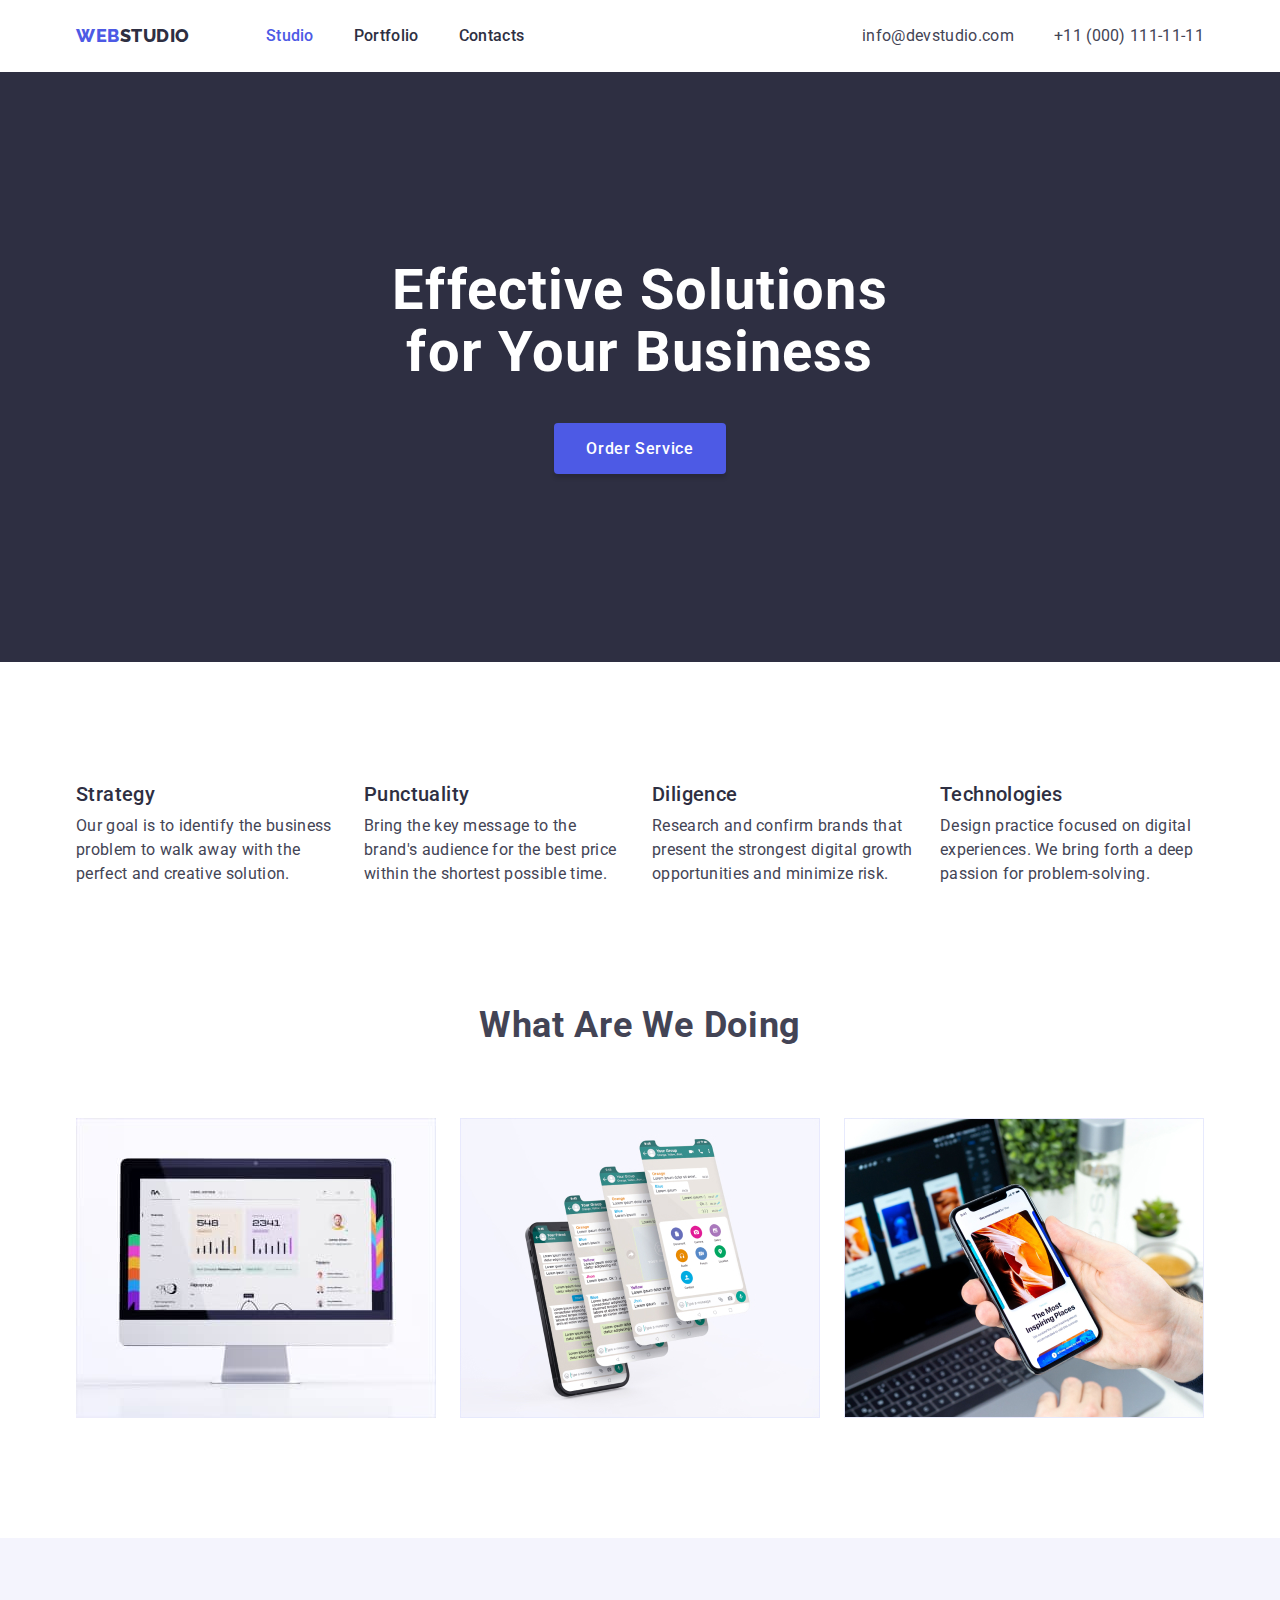
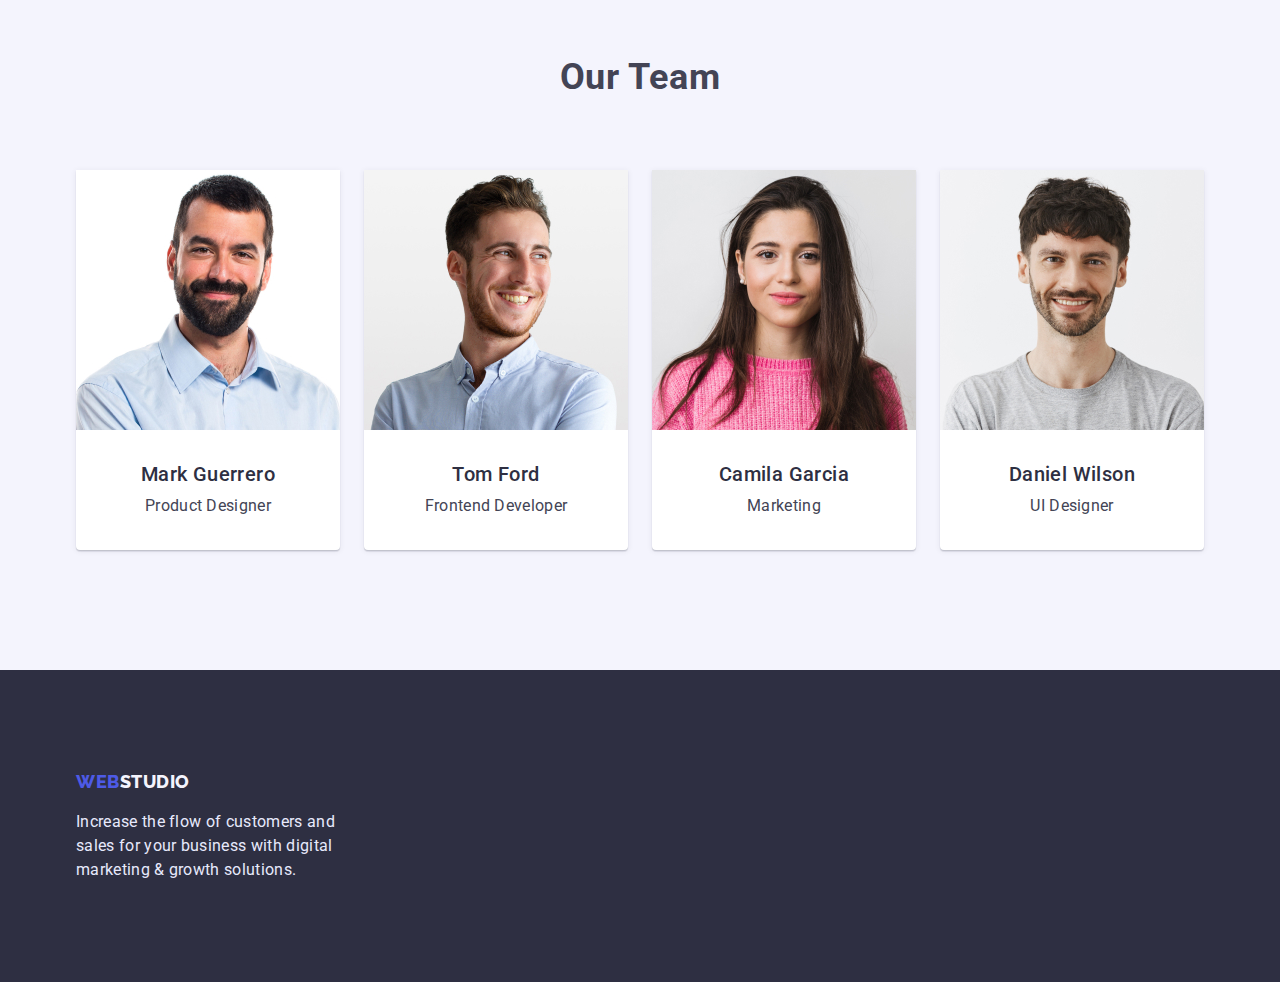
<file: index.html>
<!DOCTYPE html>
<html lang="en">
  <head>
    <meta charset="UTF-8" />
    <meta http-equiv="X-UA-Compatible" content="IE=edge" />
    <meta name="viewport" content="width=device-width, initial-scale=1.0" />
    <title>Web Studio</title>
    <link rel="preconnect" href="https://fonts.googleapis.com" />
    <link rel="preconnect" href="https://fonts.gstatic.com" crossorigin />
    <link
      href="https://fonts.googleapis.com/css2?family=Raleway:wght@800&family=Roboto:wght@400;500;700;900&display=swap"
      rel="stylesheet"
    />
    <!-- modern-normalize -->
    <link
      rel="stylesheet"
      href="https://cdnjs.cloudflare.com/ajax/libs/modern-normalize/1.0.0/modern-normalize.min.css"
    />

    <!-- customs-styles -->
    <link rel="stylesheet" href="./css/styles.css" />
  </head>

  <body>
    <header class="page-header">
      <div class="container-navigation container">
        <!--Navigation-->
        <nav class="navigation">
          <a href="index.html" class="link logo-dark">
            <span class="logo-web">WEB</span>STUDIO</a
          >
          <ul class="list menu">
            <li class="menu-item">
              <a class="menu-link link current" href="index.html">Studio</a>
            </li>
            <li class="menu-item">
              <a class="menu-link link" href="portfolio.html">Portfolio</a>
            </li>
            <li class="menu-item">
              <a class="menu-link link" href="">Contacts</a>
            </li>
          </ul>
        </nav>

        <!--Contact-->
        <div class="contact">
          <a class="link contact-link" href="mailto:info@devstudio.com"
            >info@devstudio.com</a
          >
          <a class="link contact-link" href="tel:+110001111111"
            >+11 (000) 111-11-11</a
          >
        </div>
      </div>
    </header>
    <main>
      <!--Section-->
      <section class="hero">
        <div class="container">
          <h1 class="hero-title">Effective Solutions for Your Business</h1>
          <button type="button" class="hero-btn">Order Service</button>
        </div>
      </section>

      <!--Section1-->
      <section class="section">
        <h2 class="visually-hidden">our features</h2>
        <div class="container">
          <ul class="list features-list">
            <li class="features-item">
              <h3 class="features">Strategy</h3>
              <p class="features-text">
                Our goal is to identify the business problem to walk away with
                the perfect and creative solution.
              </p>
            </li>
            <li class="features-item">
              <h3 class="features">Punctuality</h3>
              <p class="features-text">
                Bring the key message to the brand's audience for the best price
                within the shortest possible time.
              </p>
            </li>
            <li class="features-item">
              <h3 class="features">Diligence</h3>
              <p class="features-text">
                Research and confirm brands that present the strongest digital
                growth opportunities and minimize risk.
              </p>
            </li>
            <li class="features-item">
              <h3 class="features">Technologies</h3>
              <p class="features-text">
                Design practice focused on digital experiences. We bring forth a
                deep passion for problem-solving.
              </p>
            </li>
          </ul>
        </div>
      </section>
      <!--Section2-->
      <section class="task section">
        <div class="container">
          <h2 class="section-title">What are we doing</h2>
          <ul class="list list-task">
            <li class="task-img">
              <img src="img/section2_img1.jpg" width="360" alt="monitor" />
            </li>
            <li class="task-img">
              <img src="img/section2_img2.jpg" width="360" alt="phone tabs" />
            </li>
            <li class="task-img">
              <img
                src="img/section2_img3.jpg"
                width="360"
                alt="the phone on the background of the laptop"
              />
            </li>
          </ul>
        </div>
      </section>
      <!--Section3-->
      <section class="team section">
        <div class="container">
          <h2 class="our-team section-title">Our Team</h2>
          <ul class="list team-list">
            <!--Team card 1-->
            <li class="team-item">
              <img
                class="team-img"
                src="img/section3_img1.jpg"
                width="264"
                alt="Mark Guerrero"
              />
              <div class="team-wrapper">
                <h3 class="team-name">Mark Guerrero</h3>
                <p class="team-specialty">Product Designer</p>
              </div>
            </li>
            <!--Team card 2-->
            <li class="team-item">
              <img
                class="team-img"
                src="img/section3_img2.jpg"
                width="264"
                alt="Tom Ford"
              />
              <div class="team-wrapper">
                <h3 class="team-name">Tom Ford</h3>
                <p class="team-specialty">Frontend Developer</p>
              </div>
            </li>
            <!--Team card 3-->
            <li class="team-item">
              <img
                class="team-img"
                src="img/section3_img3.jpg"
                width="264"
                alt="Camila Garcia"
              />
              <div class="team-wrapper">
                <h3 class="team-name">Camila Garcia</h3>
                <p class="team-specialty">Marketing</p>
              </div>
            </li>
            <!--Team card 4-->
            <li class="team-item">
              <img
                class="team-img"
                src="img/section3_img4.jpg"
                width="264"
                alt="Daniel Wilson"
              />
              <div class="team-wrapper">
                <h3 class="team-name">Daniel Wilson</h3>
                <p class="team-specialty">UI Designer</p>
              </div>
            </li>
          </ul>
        </div>
      </section>
    </main>
    <!--Footer-->

    <footer class="footer-background">
      <div class="container">
        <a href="index.html" class="link logo-light">
          <span class="logo-web">WEB</span>STUDIO</a
        >
        <p class="footer-text">
          Increase the flow of customers and sales for your business with
          digital marketing & growth solutions.
        </p>
      </div>
    </footer>
  </body>
</html>
</file>
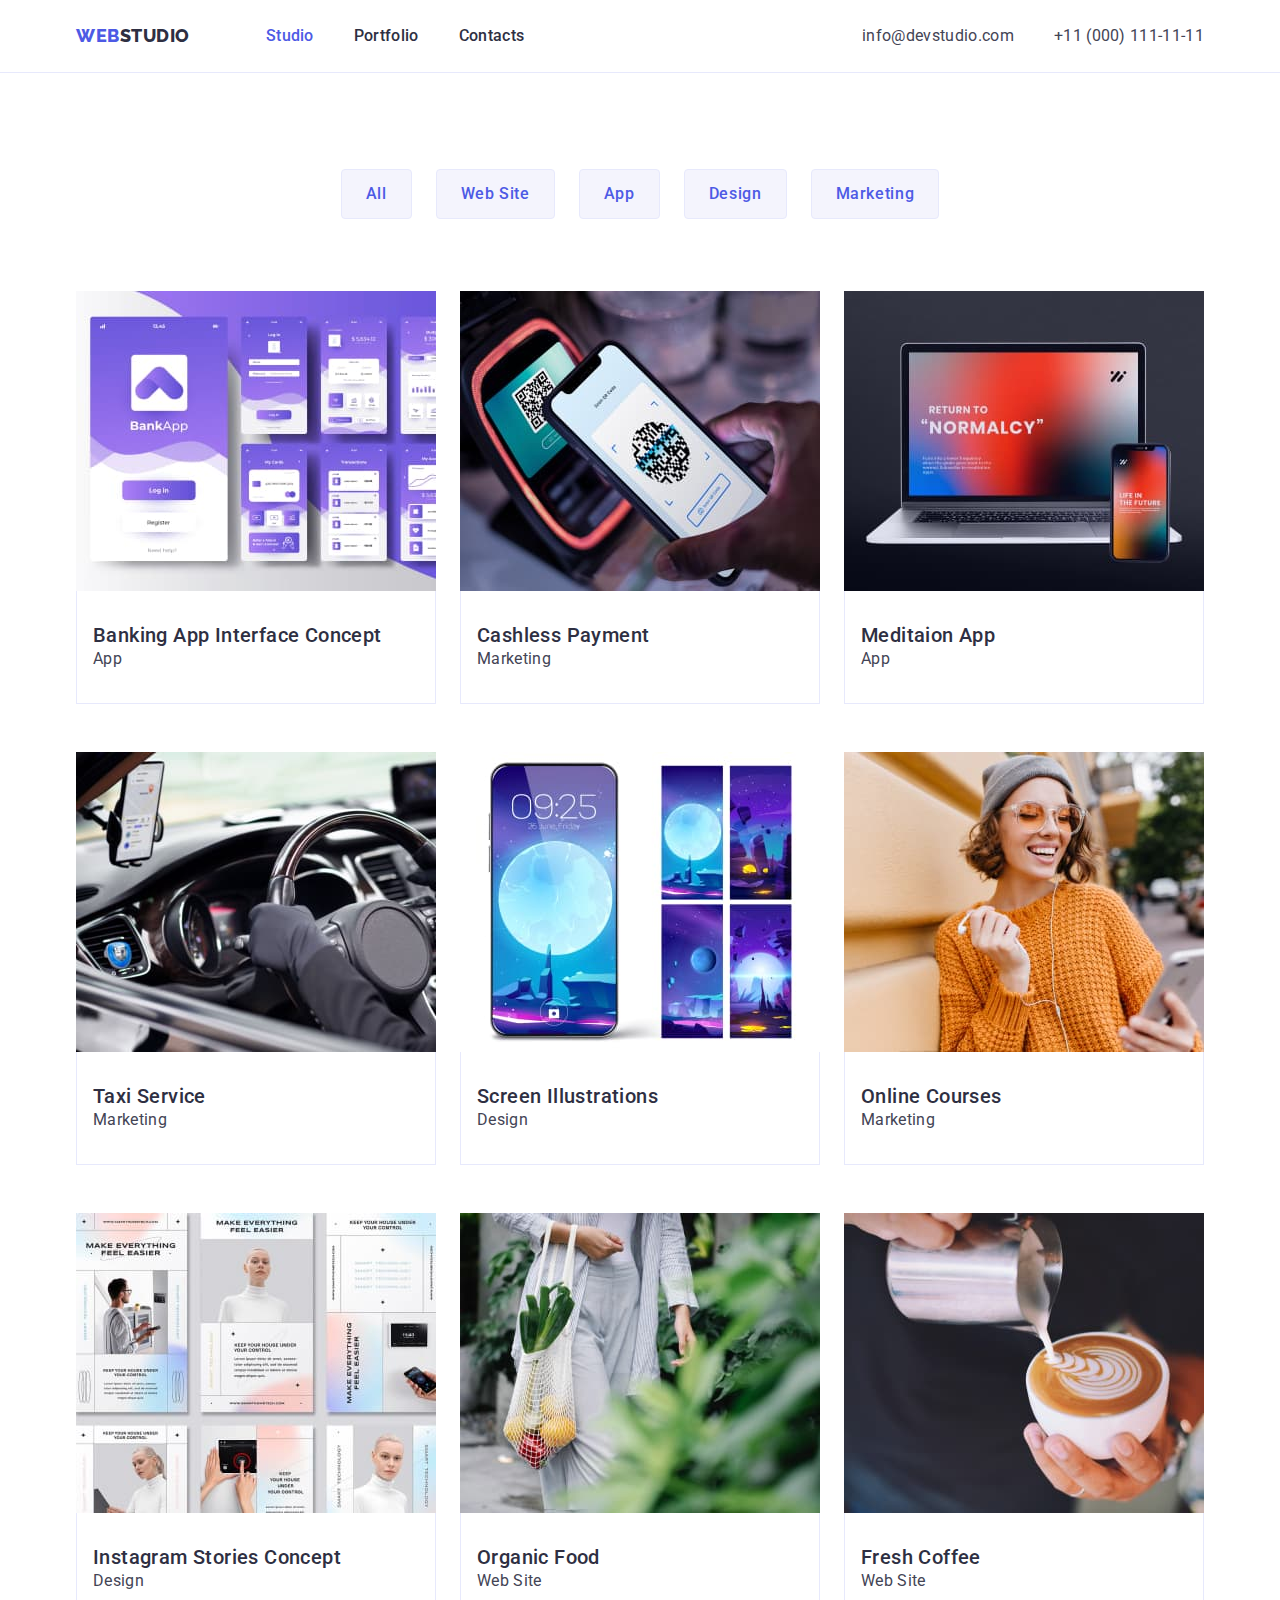
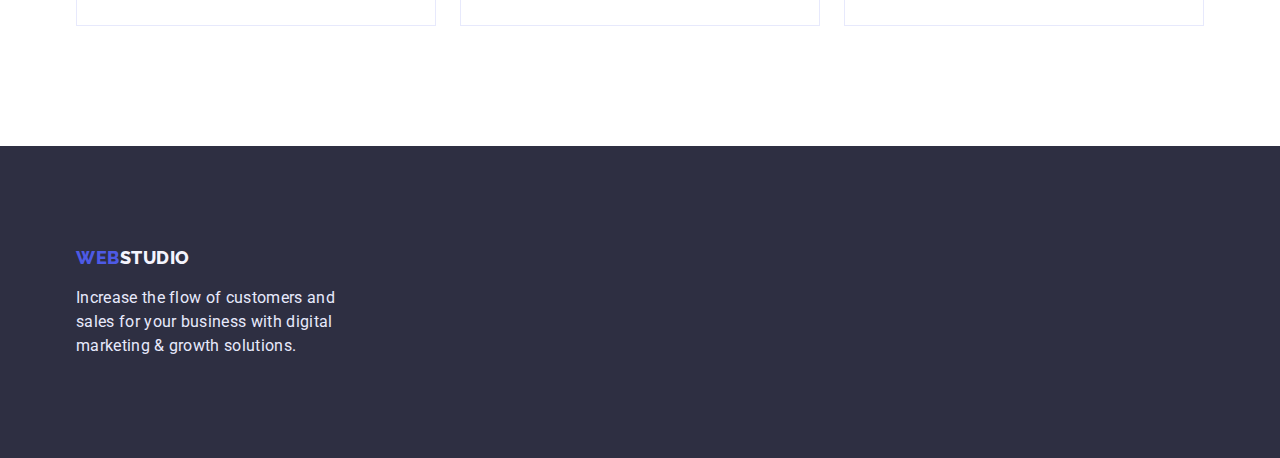
<file: portfolio.html>
<!DOCTYPE html>
<html lang="en">
  <head>
    <meta charset="UTF-8" />
    <meta http-equiv="X-UA-Compatible" content="IE=edge" />
    <meta name="viewport" content="width=device-width, initial-scale=1.0" />
    <title>Web Studio</title>
    <link rel="preconnect" href="https://fonts.googleapis.com" />
    <link rel="preconnect" href="https://fonts.gstatic.com" crossorigin />
    <link
      href="https://fonts.googleapis.com/css2?family=Raleway:wght@800&family=Roboto:wght@400;500;700;900&display=swap"
      rel="stylesheet"
    />
    <!-- modern-normalize -->
    <link
      rel="stylesheet"
      href="https://cdnjs.cloudflare.com/ajax/libs/modern-normalize/1.0.0/modern-normalize.min.css"
    />

    <!-- customs-styles -->
    <link rel="stylesheet" href="./css/styles.css" />
  </head>

  <body>
    <header class="header-navigation">
      <!--Navigation-->
      <div class="container-navigation container">
        <!--Navigation-->
        <nav class="navigation">
          <a href="index.html" class="link logo-dark">
            <span class="logo-web">WEB</span>STUDIO</a
          >
          <ul class="list menu">
            <li class="menu-item">
              <a class="menu-link link current" href="index.html">Studio</a>
            </li>
            <li class="menu-item">
              <a class="menu-link link" href="portfolio.html">Portfolio</a>
            </li>
            <li class="menu-item">
              <a class="menu-link link" href="">Contacts</a>
            </li>
          </ul>
        </nav>

        <!--Contact-->
        <div class="contact">
          <a class="link contact-link" href="mailto:info@devstudio.com"
            >info@devstudio.com</a
          >
          <a class="link contact-link" href="tel:+110001111111"
            >+11 (000) 111-11-11</a
          >
        </div>
      </div>
    </header>
    <main>
      <h1 class="visually-hidden">our projects</h1>
      <section class="section-portfolio">
        <!-- filter -->
        <div class="container">
          <ul class="list button-list">
            <li class="button-item">
              <button type="button" class="button-portfolio">All</button>
            </li>
            <li class="button-item">
              <button type="button" class="button-portfolio">Web Site</button>
            </li>
            <li class="button-item">
              <button type="button" class="button-portfolio">App</button>
            </li>
            <li class="button-item">
              <button type="button" class="button-portfolio">Design</button>
            </li>
            <li class="button-item">
              <button type="button" class="button-portfolio">Marketing</button>
            </li>
          </ul>

          <!-- finger -->

          <ul class="list works-list">
            <!-- rov 1 -->

            <li class="works-item">
              <img
                class="works-img"
                src="img/project_card1_img1.jpg"
                width="360"
                alt="banking concept"
              />
              <div class="works-wrapper">
                <h3 class="works-name">Banking App Interface Concept</h3>
                <p class="works-product">App</p>
              </div>
            </li>
            <li class="works-item">
              <img
                class="works-img"
                src="img/project_card1_img2.jpg"
                width="360"
                alt="cashless payment"
              />
              <div class="works-wrapper">
                <h3 class="works-name">Cashless Payment</h3>
                <p class="works-product">Marketing</p>
              </div>
            </li>
            <li class="works-item">
              <img
                class="works-img"
                src="img/project_card1_img3.jpg"
                width="360"
                alt="meditaion app"
              />
              <div class="works-wrapper">
                <h3 class="works-name">Meditaion App</h3>
                <p class="works-product">App</p>
              </div>
            </li>

            <!-- rov 2 -->

            <li class="works-item">
              <img
                class="works-img"
                src="img/project_card2_img1.jpg"
                width="360"
                alt="taxi service"
              />
              <div class="works-wrapper">
                <h3 class="works-name">Taxi Service</h3>
                <p class="works-product">Marketing</p>
              </div>
            </li>
            <li class="works-item">
              <img
                class="works-img"
                src="img/project_card2_img2.jpg"
                width="360"
                alt="screen illustrations"
              />
              <div class="works-wrapper">
                <h3 class="works-name">Screen Illustrations</h3>
                <p class="works-product">Design</p>
              </div>
            </li>
            <li class="works-item">
              <img
                class="works-img"
                src="img/project_card2_img3.jpg"
                width="360"
                alt="online courses"
              />
              <div class="works-wrapper">
                <h3 class="works-name">Online Courses</h3>
                <p class="works-product">Marketing</p>
              </div>
            </li>

            <!-- rov 3 -->

            <li class="works-item">
              <img
                class="works-img"
                src="img/project_card3_img1.jpg"
                width="360"
                alt="instagram concept"
              />
              <div class="works-wrapper">
                <h3 class="works-name">Instagram Stories Concept</h3>
                <p class="works-product">Design</p>
              </div>
            </li>
            <li class="works-item">
              <img
                class="works-img"
                src="img/project_card3_img2.jpg"
                width="360"
                alt="organic food"
              />
              <div class="works-wrapper">
                <h3 class="works-name">Organic Food</h3>
                <p class="works-product">Web Site</p>
              </div>
            </li>
            <li class="works-item">
              <img
                class="works-img"
                src="img/project_card3_img3.jpg"
                width="360"
                alt="fresh coffee"
              />
              <div class="works-wrapper">
                <h3 class="works-name">Fresh Coffee</h3>
                <p class="works-product">Web Site</p>
              </div>
            </li>
          </ul>
        </div>
      </section>
    </main>
    <!--Footer-->

    <footer class="footer-background">
      <div class="container">
        <a href="index.html" class="link logo-light">
          <span class="logo-web">WEB</span>STUDIO</a
        >

        <p class="footer-text">
          Increase the flow of customers and sales for your business with
          digital marketing & growth solutions.
        </p>
      </div>
    </footer>
  </body>
</html>
</file>
<file: css/styles.css>
/* Скасовуємо підкреслення у посилань */
  .link {
     text-decoration: none;
    }
 
    /* Прибираємо маркер */
  .list {
      list-style: none;
       }
:root{
    --primary-brand: #4D5AE5;
    --dark: #2E2F42;
    --success: #31D0AA;
    --text: #434455;
    --subtle-text: #8E8F99;
    --accent: #E7E9FC;
    --light: #F4F4FD;
    --button-aktive: #404bbf;
    --white-text-color: #ffffff;

    --main-font: Roboto, sans-serif;
    --secondary-font: Raleway, sans-serif;


}
body{
    font-family:var(--main-font);
    background-color:var(--white-text-color);
    color:var(--text);
    font-size: 16px;
    letter-spacing: 0.02em;

}
.visually-hidden {
    position: absolute;
    width: 1px;
    height: 1px;
    margin: -1px;
    border: 0;
    padding: 0;

    white-space: nowrap;
    clip-path: inset(100%);
    clip: rect(0 0 0 0);
    overflow: hidden;
}
h1,h2,h3,h4,p{
    margin-top: 0;
    margin-bottom: 0;
}
ul,ol{
    margin-top: 0;
    margin-bottom: 0;
    padding-left: 0;
    list-style: none;
}
img {
    display: block;
    max-width: 100%;
    height: auto;
}
 button{
    display: block;
    cursor: pointer;
    border: none;
 }
 .section{
    padding: 120px 0;
    
 }
.container{
    width: 1158px;
    margin-left: auto;
    margin-right: auto;
    padding-left: 15px;
    padding-right: 15px;
}
/* logo */
 .logo-web {
 
  color:var(--primary-brand);
}
.logo-dark {
        font-family:var(--secondary-font);
            font-weight: 800;
            font-size: 18px;
            line-height: 1.33;
            display: flex;
            align-items: center;
            letter-spacing: 0.03em;
            text-transform: uppercase;
    color:var(--dark);
margin-right: 76px;
padding-top: 24px;
padding-bottom: 24px;
}
.logo-dark:hover,
.logo-dark:focus{
    color:var(--primary-brand);
}
.logo-light {
        font-family:var(--secondary-font);
            font-weight: 800;
            font-size: 18px;
            line-height: 1.33;
            display: flex;
            align-items: center;
            letter-spacing: 0.03em;
            text-transform: uppercase;
    color:var(--light);

}
.logo-light:hover,
.logo-light:focus{
    color: var(--primary-brand);
}

.page-header {



}
 /* < !--Navigation--> */
 .container-navigation{
    display: flex;
    align-items: center;
     }
.header-navigation{
border-bottom: 1px solid #E7E9FC;
}


.navigation {
    display: flex;
    align-items: center;
    margin-right: auto;
}



.menu {
    font-weight: 500;
    font-size: 16px;
    line-height: 1.5;

    letter-spacing: 0.02em;

    color:var(--dark);
    display: flex;
    gap: 40px;}


.menu-item {
    display: inline-block; 
 


}



 .menu-link {
    display: block;
    padding-top: 24px;
    padding-bottom: 24px;
    font-weight: 500;
    font-size: 16px;
    line-height: 1.5;
    letter-spacing: 0.02em;

    color:var(--dark);}

.menu-link:hover,
.menu-link:focus { 

    color:var(--primary-brand);}
.current{
    color: var(--primary-brand);
}    
 

    
/* < !--Contact--> */
.contact{
    display: flex;
    align-items: center;
    gap: 40px;
}
.contact-link {
    font-weight: 400;
    font-size: 16px;
    line-height: 1.5;
    letter-spacing: 0.02em;
     color:var(--text); 
  padding-top: 24px;
  padding-bottom: 24px;
}

.contact-link:hover,
.contact-link:focus {

  color:var(--primary-brand);} 



.contact-phone-number {}
.contact-mail{}

/* < !--Section--> */
.hero{
    background-color:var(--dark);
    padding: 188px 0;
    text-align: center;
}
.hero-title {
    font-weight: 700;
    font-size: 56px;
    line-height: 1.1;
    width: 496px;
    margin-left: auto;
    margin-right: auto;
    
    

    text-align: center;
    letter-spacing: 0.02em;

    color:var(--white-text-color);}

   
    .hero-btn{
        font-family: inherit;
        margin-top: 40px;
        margin-left: auto;
        margin-right: auto;
        
        
        font-weight: 500;
            font-size: 16px;
            line-height: 1.2;
            display: flex;
            align-items: center;
            letter-spacing: 0.04em;
            color:var(--white-text-color);
            display: flex;
            

        flex-direction: row;
        align-items: flex-start;
         padding: 16px 32px; 
        gap: 10px;
        background-color:var(--primary-brand);
        box-shadow: 0px 4px 4px rgba(0, 0, 0, 0.15);
        border-radius: 4px;
    border: none;}
    .hero-btn:hover,
    .hero-btn:focus{
        background-color:var(--button-aktive);
        box-shadow: 0px 1px 6px rgba(46, 47, 66, 0.08), 0px 1px 1px rgba(46, 47, 66, 0.16), 0px 2px 1px rgba(46, 47, 66, 0.08);}
    .hero-btn:active{
        background-color:var(--button-aktive);
        box-shadow: 0px 4px 4px rgba(0, 0, 0, 0.15);}
         /* < !--Section1--> */
.features-list{
    display: flex;
    
    gap: 24px;
}
        
                 .features-item {}
        
                 .features {
                    font-weight: 500;
                    font-size: 20px;
                    line-height: 1.2;
                    letter-spacing: 0.02em;
                    color:var(--dark);}
        
                 .features-text {
                    margin-top: 8px;
                    font-weight: 400;
                    font-size: 16px;
                    line-height: 1.5;
                    letter-spacing: 0.02em;
                    color:var(--text);
                    width: 264px;}
        
                 .list-task {
                    display: flex;
                    flex-wrap: wrap;
                    gap: 24px;
                  
                 }
                .task{
                    padding-top: 0;
                


                }
                 .task-img {
                 }
        
                 .team {
                    background-color:var(--light);
                 }
                 .team-wrapper{
                    
                
                     padding-top: 32px; 
                      padding-bottom: 32px; 
                    
                    
                 }
        
                 .section-title {
                    font-weight: 700;
                    font-size: 36px;
                    line-height: 1.1;
                    text-align: center; 
                    letter-spacing: 0.02em;
                    text-transform: capitalize;
                 
                margin-bottom:  72px;
                }
                .team-list{
                display: flex;
                gap: 24px;
                
               

                }
                 .team-item {
                    background-color: #FFFFFF;
                        box-shadow: 0px 1px 6px rgba(46, 47, 66, 0.08), 0px 1px 1px rgba(46, 47, 66, 0.16), 0px 2px 1px rgba(46, 47, 66, 0.08);
                        border-radius: 0px 0px 4px 4px;
                 }
        
                 .team-img {}
        
                 .team-name {
                    margin-bottom: 8px;
                    font-weight: 500;
                    font-size: 20px;
                    line-height: 1.2;
                    text-align: center;
                    letter-spacing: 0.02em;
                    color:var(--dark);
                   
                
                }
        
                 .team-specialty {
                    
                    font-weight: 400;
                    font-size: 16px;
                    line-height: 1.5;
                    text-align: center;
                    letter-spacing: 0.02em;
                    color:var(--text);
                 ;} 
        
                 .footer-text {
                    width: 264px;
                    margin-top: 16px;
                  
                    font-size: 16px;
                    line-height: 1.5;
                    letter-spacing: 0.02em;
                    color:var(--accent); 
                }
                    .footer-background {
                    background-color:  #2E2F42;
                    padding: 100px 0;
            
                }
                .section-portfolio{
                    padding-top: 96px;
                    padding-bottom: 120px;
                }

                .button-list {
                   
                display: flex;
                gap: 24px;
                justify-content: center;
                
                margin-bottom: 72px;
                }
                .button-portfolio{
                    background:var(--light);
                    /* width: 116px;
                    height: 48px; */
                    border: 1px solid #E7E9FC;
                    border-radius: 4px;
                    font-weight: 500;
                    font-size: 16px;
                    line-height: 24px;
                            
                    padding: 12px 24px;
                            
                            align-items: center;
                            text-align: center;
                            letter-spacing: 0.04em;
                        
                            color:var(--primary-brand);
                }

                .button-portfolio:hover,
                .button-portfolio:focus {
                     background-color:var(--button-aktive);
                     color:var(--white-text-color);
                }
                
                 .works-wrapper {
                    padding: 32px 16px;
                    
                    border: 1px solid var(--accent);
                    border-top: none;
                    

                 }
                .works-list{
                    display: flex;
                    flex-wrap: wrap;
                    gap:48px 24px;




                }
                 .works-item {}
                
                .works-img {}

                 .works-name {
                    display: inline;
                    margin-bottom: 8px;
                    font-weight: 500;
                    font-size: 20px;
                    line-height: 1.2;
                
                    letter-spacing: 0.02em;
                    color:var(--dark);}
                
                .works-product {
                   
                    font-weight: 400;
                    font-size: 16px;
                    line-height: 1.5;

                    letter-spacing: 0.02em;
                    color:var(--text);}
</file>
